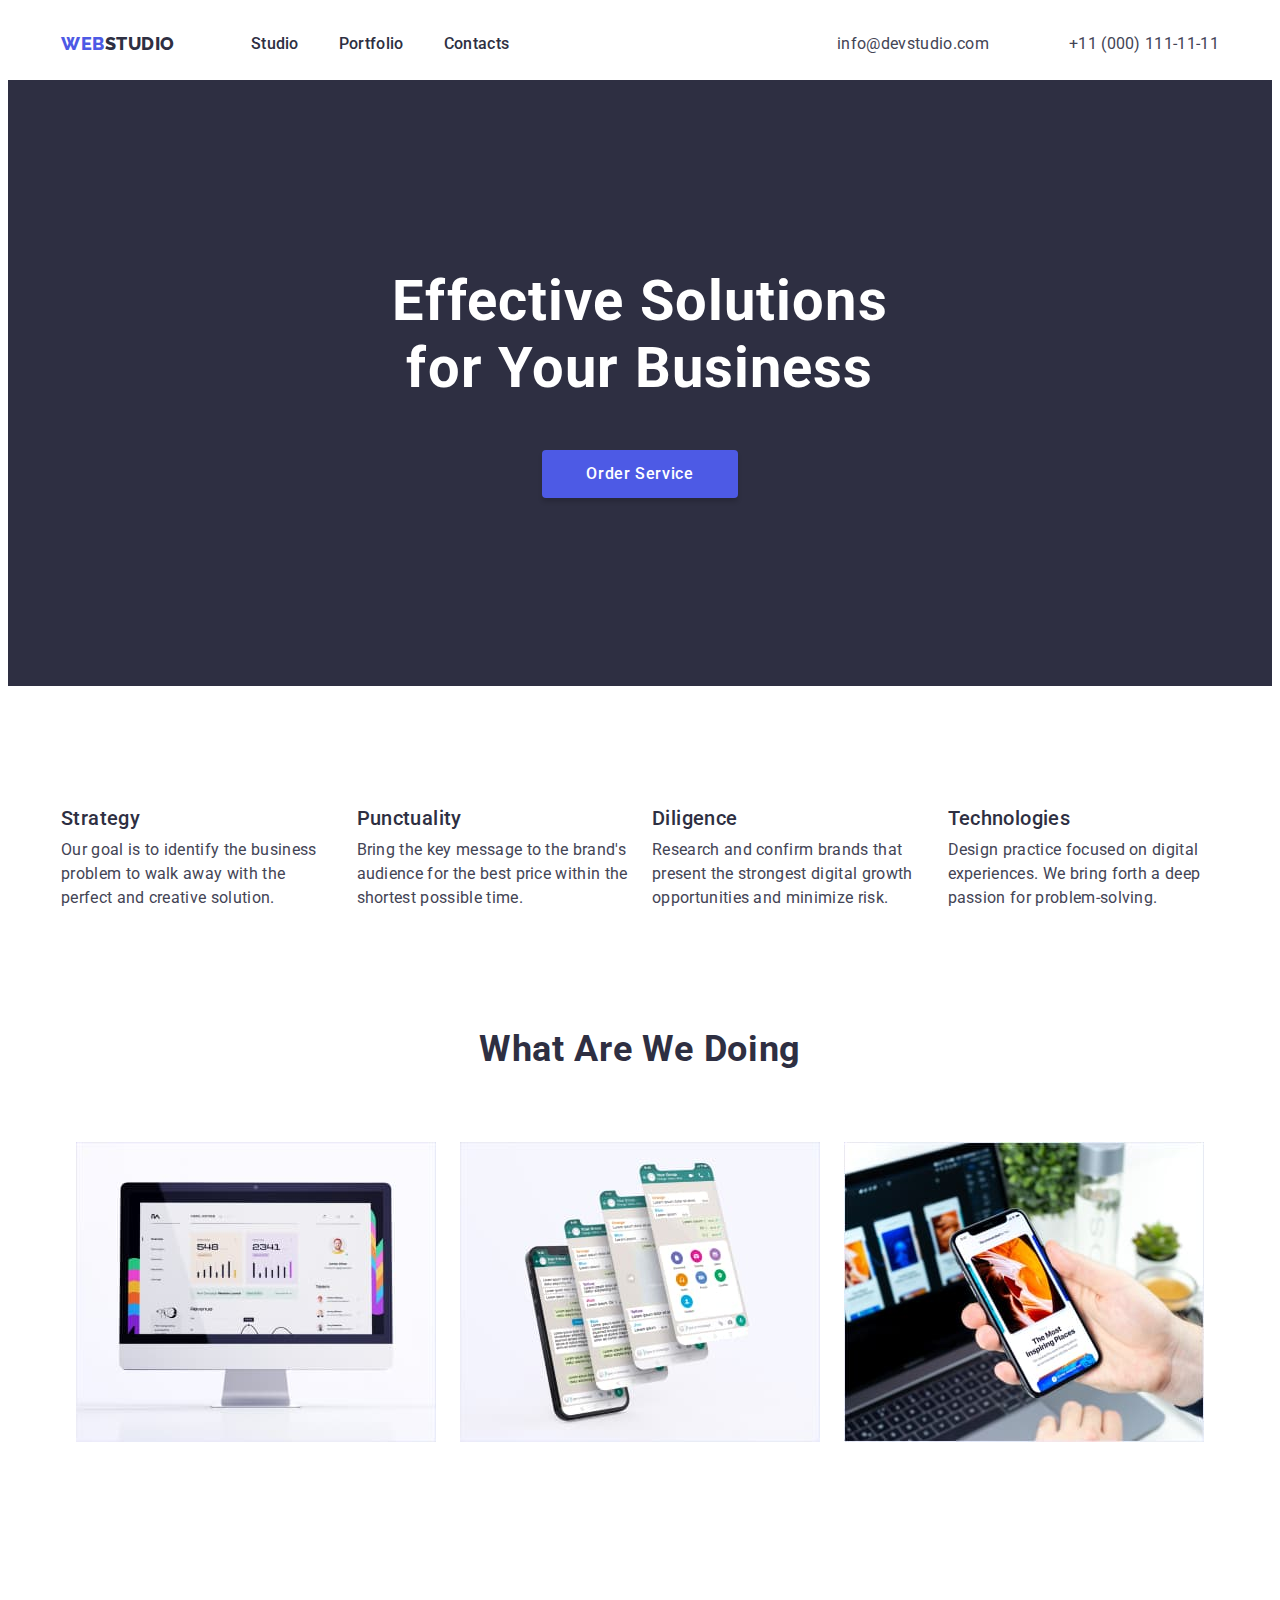
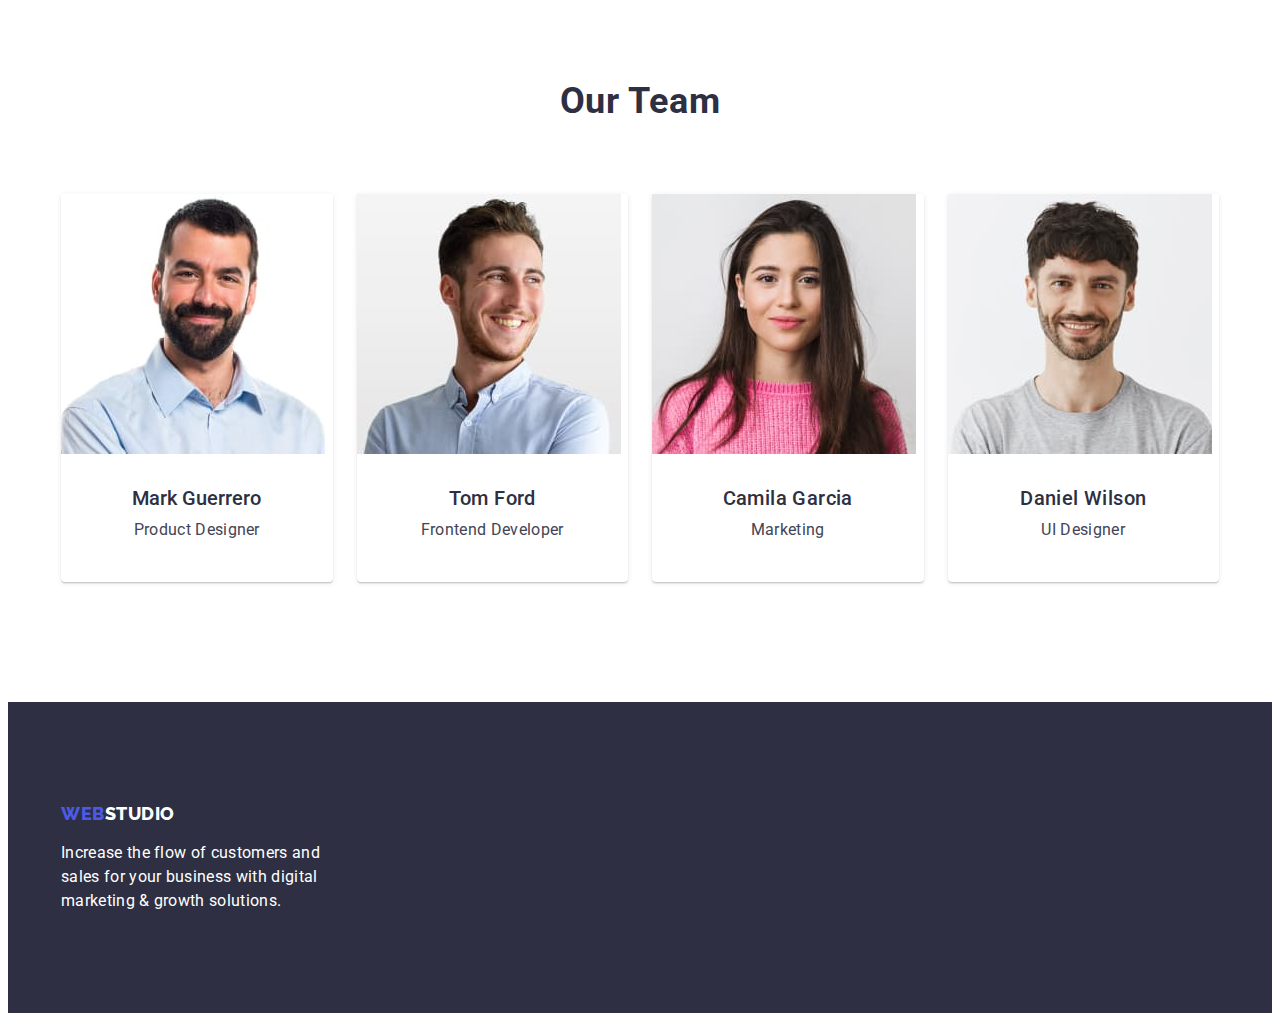
<file: index.html>
<!DOCTYPE html>
<html lang="en">
  <head>
    <meta charset="UTF-8" />
    <meta http-equiv="X-UA-Compatible" content="IE=edge" />
    <meta name="viewport" content="width=device-width, initial-scale=1.0" />
    <title>web-studia</title>

    <link
      rel="stylesheet"
      href="https://cdnjs.cloudflare.com/ajax/libs/modern-normalize/1.1.0/modern-normalize.min.css"
      integrity="sha512-wpPYUAdjBVSE4KJnH1VR1HeZfpl1ub8YT/NKx4PuQ5NmX2tKuGu6U/JRp5y+Y8XG2tV+wKQpNHVUX03MfMFn9Q=="
      crossorigin="anonymous"
      referrerpolicy="no-referrer"
    />
    <link rel="preconnect" href="https://fonts.googleapis.com" />
    <link rel="preconnect" href="https://fonts.gstatic.com" crossorigin />
    <link rel="preconnect" href="https://fonts.googleapis.com" />
    <link rel="preconnect" href="https://fonts.gstatic.com" crossorigin />
    <link
      href="https://fonts.googleapis.com/css2?family=Montserrat:wght@400;700&family=Open+Sans:ital@1&family=Raleway:wght@800&family=Roboto:wght@400;500;700&display=swap"
      rel="stylesheet"
    />
    <link rel="stylesheet" href="./css/styles.css" />
  </head>
  <body>
    <header class="header">
      <div class="container header-container">
        <nav class="header-navigation">
          <a href="./portfolio.html" class="logo link"
            >Web<span class="second-logo link">Studio</span>
          </a>
          <ul class="header-list list">
            <li class="header-item">
              <a href="./portfolio.html" class="header-link link">Studio</a>
            </li>
            <li class="header-item">
              <a href="./portfolio.html" class="header-link link">Portfolio</a>
            </li>
            <li class="header-item">
              <a href="./portfolio.html" class="header-link link">Contacts</a>
            </li>
          </ul>
        </nav>
        <address class="header-address">
          <ul class="header-list list">
            <li>
              <a href="mailto:info@devstudio.com" class="header-email link"
                >info@devstudio.com</a
              >
            </li>
            <li>
              <a href="tel:+110001111111" class="header-tel link"
                >+11 (000) 111-11-11</a
              >
            </li>
          </ul>
        </address>
      </div>
    </header>
    <main>
      <!-- Hero-section -->
      <section class="section hero">
        <div class="container">
          <h1 class="hero-efectiv-sol">
            Effective Solutions for Your Business
          </h1>
          <button type="button" class="hero-btn">Order Service</button>
        </div>
      </section>
      <!-- /Hero-section -->

      <!-- Section-about -->
      <section class="section about">
        <div class="container">
          <ul class="goal-list">
            <li class="about-item">
              <h3 class="about-title">Strategy</h3>
              <p class="about-text">
                Our goal is to identify the business problem to walk away with
                the perfect and creative solution.
              </p>
            </li>
            <li class="about-item">
              <h3 class="about-title">Punctuality</h3>
              <p class="about-text">
                Bring the key message to the brand's audience for the best price
                within the shortest possible time.
              </p>
            </li>
            <li class="about-item">
              <h3 class="about-title">Diligence</h3>
              <p class="about-text">
                Research and confirm brands that present the strongest digital
                growth opportunities and minimize risk.
              </p>
            </li>
            <li class="about-item">
              <h3 class="about-title">Technologies</h3>
              <p class="about-text">
                Design practice focused on digital experiences. We bring forth a
                deep passion for problem-solving.
              </p>
            </li>
          </ul>
        </div>
      </section>
      <!-- /Section-about -->

      <!-- Section-doing-->
      <section class="section section-doing">
        <div class="container">
          <h2 class="section-doing-doing">What are we doing</h2>
          <ul class="section-doing list">
            <li class="doing-iteam">
              <img
                src="./images/about-img-1.jpg.jpg"
                alt="site"
                width="360"
                height="300"
              />
            </li>
            <li class="doing-iteam">
              <img
                src="./images/about-img-3.jpg.jpg"
                alt="what are we doing"
                width="360"
                height="300"
              />
            </li>
            <li class="doing-iteam">
              <img
                src="./images/about-img-2.jpg.jpg"
                alt="what are we doing"
                width="360"
                height="300"
              />
            </li>
          </ul>
        </div>
      </section>
      <!-- /Section-doing -->

      <!-- Section-Our team -->
      <section class="section our-team">
        <div class="container">
          <h2 class="our-tam-team">Our Team</h2>
          <ul class="our-team-list list">
            <li class="our-team-background">
              <img
                src="./images/about-img-4.jpg.jpg"
                alt="our team"
                width="264"
              />
              <div class="our-team-sizes">
                <h3 class="our-team-name-first">Mark Guerrero</h3>
                <p class="our-team-job">Product Designer</p>
              </div>
            </li>
            <li class="our-team-background">
              <img
                src="./images/about-img-5.jpg.jpg"
                alt="our team"
                width="264"
              />
              <div class="our-team-sizes">
                <h3 class="our-team-name-sec">Tom Ford</h3>
                <p class="our-team-job">Frontend Developer</p>
              </div>
            </li>
            <li class="our-team-background">
              <img
                src="./images/about-img-6.jpg.jpg"
                alt="our team"
                width="264"
              />
              <div class="our-team-sizes">
                <h3 class="our-team-name-third">Camila Garcia</h3>
                <p class="our-team-job">Marketing</p>
              </div>
            </li>
            <li class="our-team-background">
              <img
                src="./images/about-img-7.jpg.jpg"
                alt="our team"
                width="264"
              />
              <div class="our-team-sizes">
                <h3 class="our-team-name-vier">Daniel Wilson</h3>
                <p class="our-team-job">UI Designer</p>
              </div>
            </li>
          </ul>
        </div>
      </section>
      <!-- /Section-Our team -->
    </main>
    <!-- Section-last -->
    <footer class="section-last">
      <div class="container">
        <a href="./portfolio.html" class="logo link"
          >Web<span class="second-logoSecc link">Studio</span>
        </a>
        <p class="section-last-last">
          Increase the flow of customers and sales for your business with
          digital marketing & growth solutions.
        </p>
      </div>
    </footer>
    <!-- /Section-last -->
  </body>
</html>
</file>
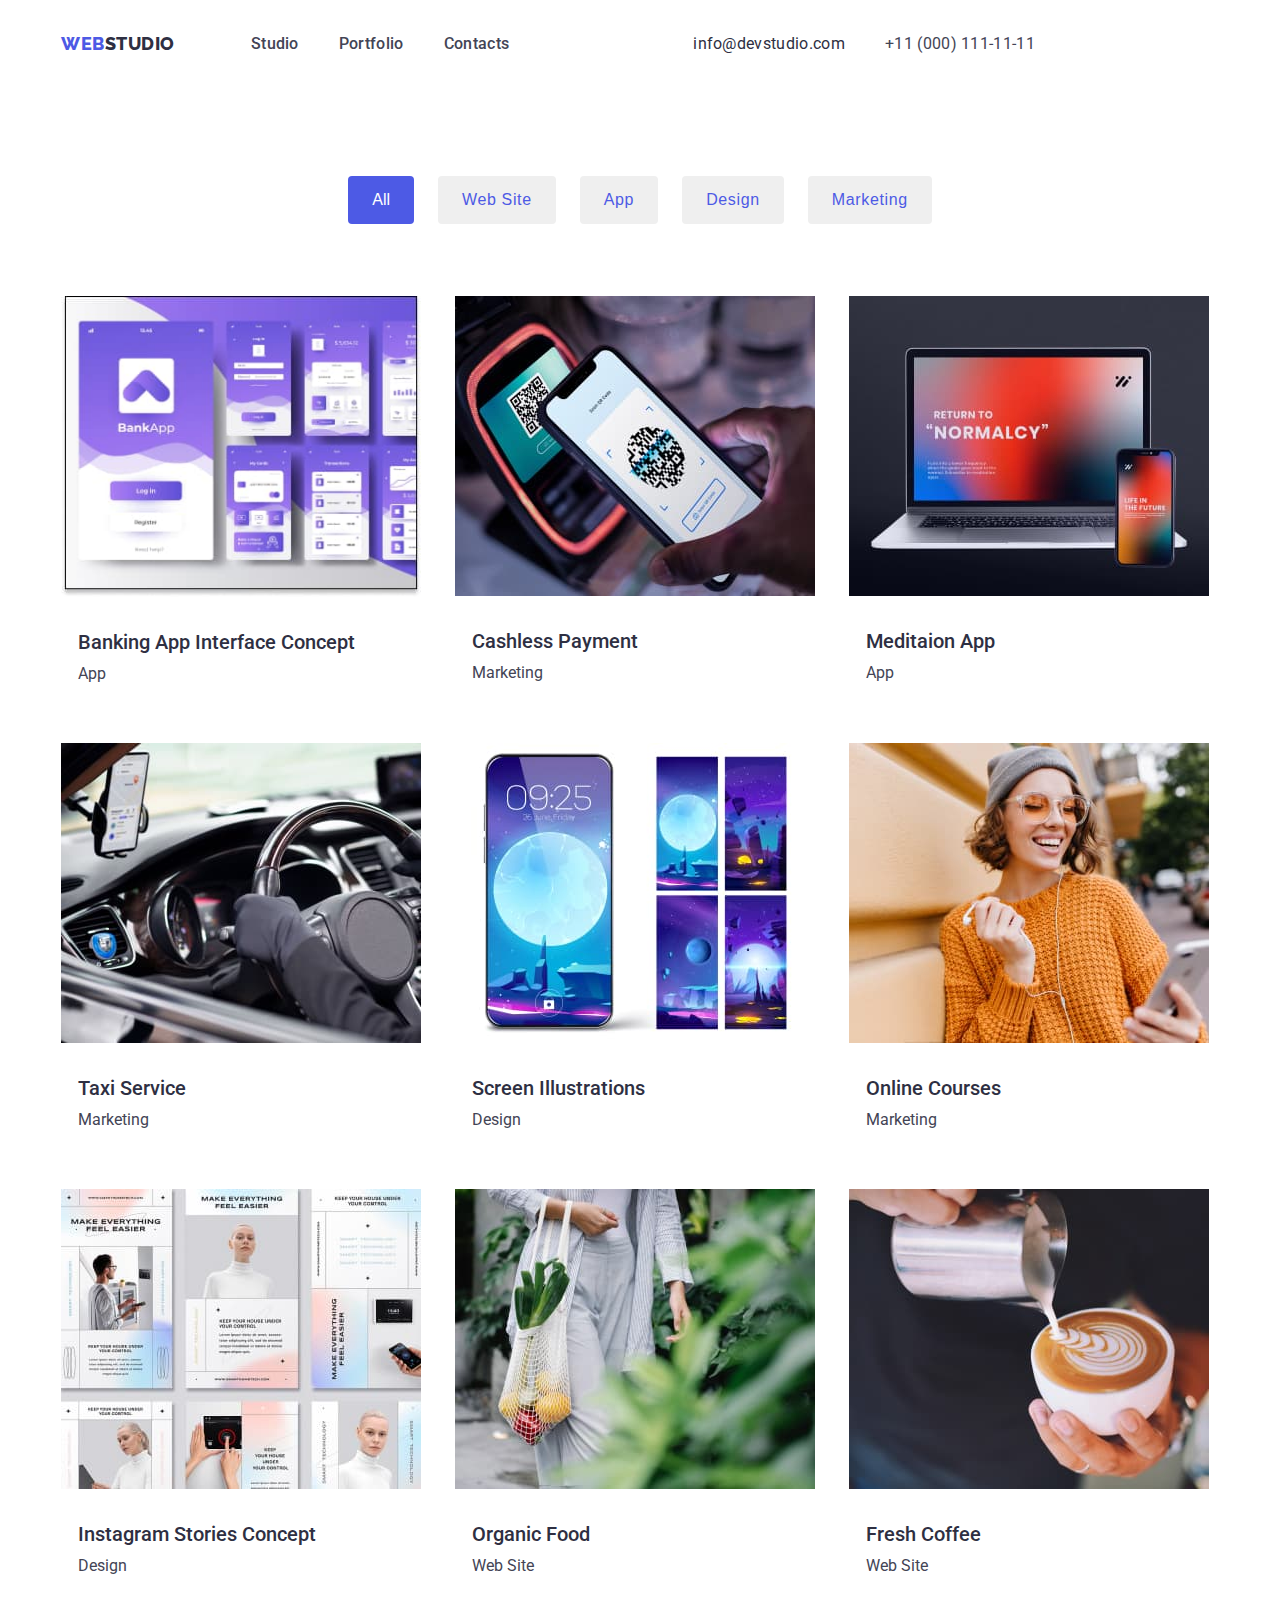
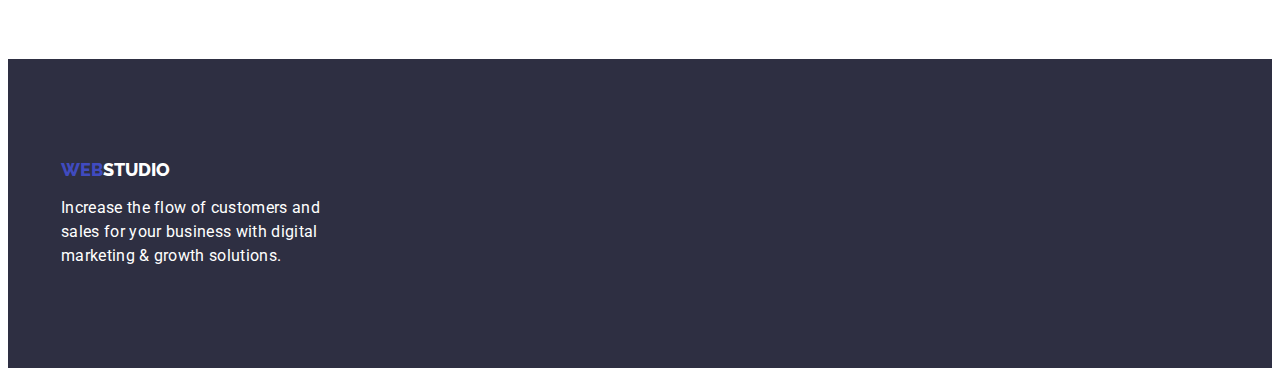
<file: portfolio.html>
<!DOCTYPE html>
<html lang="en">
  <head>
    <meta charset="UTF-8" />
    <meta http-equiv="X-UA-Compatible" content="IE=edge" />
    <meta name="viewport" content="width=device-width, initial-scale=1.0" />
    <title>portfolio</title>

    <link
      rel="stylesheet"
      href="https://cdnjs.cloudflare.com/ajax/libs/modern-normalize/1.1.0/modern-normalize.min.css"
      integrity="sha512-wpPYUAdjBVSE4KJnH1VR1HeZfpl1ub8YT/NKx4PuQ5NmX2tKuGu6U/JRp5y+Y8XG2tV+wKQpNHVUX03MfMFn9Q=="
      crossorigin="anonymous"
      referrerpolicy="no-referrer"
    />
    <link rel="preconnect" href="https://fonts.googleapis.com" />
    <link rel="preconnect" href="https://fonts.gstatic.com" crossorigin />
    <link rel="preconnect" href="https://fonts.googleapis.com" />
    <link rel="preconnect" href="https://fonts.gstatic.com" crossorigin />
    <link
      href="https://fonts.googleapis.com/css2?family=Montserrat:wght@400;700&family=Open+Sans:ital@1&family=Raleway:wght@800&family=Roboto:wght@400;500;700&display=swap"
      rel="stylesheet"
    />
    <link rel="stylesheet" href="./css/styles.css" />
  </head>
  <body>
    <header class="Header">
      <div class="container Header-container">
      <nav class="header-navigation-sec">
        <a href="./index.html" class="logovier link"
          >Web<span class="second-logovier link">Studio</span>
        </a>
        <ul class="header-list list2">
          <li class="header-item2">
            <a href="./index.html" class="header-link2 link">Studio</a>
          </li>
          <li class="header-item2">
            <a href="./index.html" class="header-link2 link">Portfolio</a>
          </li>
          <li class="header-item2">
            <a href="./index.html" class="header-link2 link">Contacts</a>
          </li>
        </ul>
      </nav>
      <address class="Header-address">
        <ul class="header-list list2">
          <li>
            <a href="mailto:info@devstudio.com" class="header-emaill link"
              >info@devstudio.com</a
            >
          </li>
          <li>
            <a href="tel:+110001111111" class="header-tell link"
              >+11 (000) 111-11-11</a
            >
          </li>
        </ul>
      </div>
      </address>
    </header>
    <main>
      <!-- Portfolio -->
      <section class="portfolio-menu-Nav-2">
        <div class="container portfolio-conatiner">
          <h1 class="visually-hidden">portfolio</h1>
        <ul class="portfolio-navigation list2">
          <li class="portfolio-menu-li list">
            <button type="button" class="portfolio-menu-list">All</button>
          </li>
          <li class="portfolio-menu-li">
            <button type="button" class="portfolio-menu-list2">Web Site</button>
          </li>
          <li class="portfolio-menu-li">
            <button type="button" class="portfolio-menu-list2">App</button>
          </li>
          <li>
            <button type="button" class="portfolio-menu-list2">Design</button>
          </li>
          <li class="portfolio-menu-li">
            <button type="button" class="portfolio-menu-list2">
              Marketing
            </button>
          </li>
        </ul>
        <ul class="portfolio-list">
          <li class="portfolio-list-iteam">
            <img src="./images/about-img-8.jpg.jpg"
             width="360" 
             alt="site" /> 
            <div class="works-title">
            <h3 class="Project-title">Banking App Interface Concept</h3>
            <p class="Project-text">App</p>
          </div>
          </li>
          <li class="portfolio-list-iteam">
            <img src="./images/about-img-9.jpg.jpg"  
            width="360"
            alt="site" 
            />
            <div class="works-title">
            <h3 class="Project-title">Cashless Payment</h3>
            <p class="Project-text">Marketing</p>
          </div>
          </li>
          <li class="portfolio-list-iteam">
            <img src="./images/about-img-10.jpg.jpg"
             width="360"
              alt="site" 
              />
            <div class="works-title">
            <h3 class="Project-title">Meditaion App</h3>
            <p class="Project-text">App</p>
          </div>
          </li>
          <li class="portfolio-list-iteam">
            <img src="./images/about-img-11.jpg.jpg" 
             width="360"
              alt="site" 
              />
            <div class="works-title">
            <h3 class="Project-title">Taxi Service</h3>
            <p class="Project-text">Marketing</p>
          </div>
          </li>
          <li class="portfolio-list-iteam">
            <img src="./images/about-img-12.jpg.jpg" 
            width="360"
             alt="site" 
             />
            <div class="works-title">
            <h3 class="Project-title">Screen Illustrations</h3>
            <p class="Project-text">Design</p>
          </div>
          </li>
          <li class="portfolio-list-iteam">
            <img src="./images/about-img-13.jpg.jpg"
             width="360"
              alt="site" 
              />
            <div class="works-title">
            <h3 class="Project-title">Online Courses</h3>
            <p class="Project-text">Marketing</p>
          </div>
          </li>
          <li class="portfolio-list-iteam">
            <img src="./images/about-img-14.jpg.jpg"
             width="360" 
             alt="site" 
             />
            <div class="works-title">
            <h3 class="Project-title">Instagram Stories Concept</h3>
            <p class="Project-text">Design</p>
          </div>
          </li>
          <li class="portfolio-list-iteam">
            <img src="./images/about-img-15.jpg.jpg" 
             width="360"
              alt="site" 
              />
            <div class="works-title">
            <h3 class="Project-title">Organic Food</h3>
            <p class="Project-text">Web Site</p>
          </div>
          </li>
          <li class="portfolio-list-iteam">
            <img src="./images/about-img-16.jpg.jpg" 
             width="360" 
             alt="site" />
            <div class="works-title">
            <h3 class="Project-title">Fresh Coffee</h3>
            <p class="Project-text">Web Site</p>
          </div>
          </li>
        </ul>
      </div>
      </section>
      <!--/ Portfolio -->
      <!-- <Logo and Text -->
      <footer class="Logo">
        <div class="container">
        <a href="./index.html" class="Logo-link"
          >Web<span class="second-Logo link">Studio</span>
        </a>
        <p class="Text">
          Increase the flow of customers and sales for your business with
          digital marketing & growth solutions.
        </div>
        </p>
        <!-- /Logo and Text -->
      </footer>
    </main>
  </body>
</html>
</file>
<file: css/styles.css>
/* @font-face {
  font-family: "Open Sans";
  src: url(../fonts/OpenSans-Regular.ttf);
}
@font-face {
  font-family: "Open Sans Bold";
  src: url(../fonts/OpenSans-Bold.ttf); */
.element.style {
  font-style: normal;
}
body {
  font-family: "Roboto", "Helvetica Neue", "Verdana", "Tahoma", sans-serif;
}
:root {
  --main-title-color: #ffffff;
  --main-title-color2: #434455;
  --main-title-color3: #4d5ae5;
  --main-title-color4: #2e2f42;
  --main-title-color5: #404bbf;
}
img {
  max-width: 100%;
  display: block;
  height: auto;
}
.section {
  padding: 120px 0;
}
h1,
h2,
h3,
h4,
h5,
h6,
p,
ul {
  padding: 0;
  margin: 0;
}

.container {
  max-width: 1158px;
  margin-left: auto;
  padding-left: 15px;
  padding-right: 15px;
  margin-right: auto;
}
.list {
  list-style: none;
}
.link {
  text-decoration: none;
}
/* Header */
.header-address {
  font-style: normal;
}
.header {
  padding: 24px 0;
}
.header-container {
  display: flex;
  align-items: center;
  justify-content: space-between;
}
.header-navigation {
  display: flex;
  align-items: center;
}
.link {
  text-decoration: none;
}
.logo {
  font-family: "Raleway";
  font-weight: 800;
  font-size: 18px;
  line-height: 1.3;
  letter-spacing: 0.03em;
  text-transform: uppercase;

  color: var(--main-title-color3);
}
.second-logo {
  margin-right: 76px;
  color: var(--main-title-color4);
}

.header-list {
  gap: 40px;
  display: flex;
}
.header-item {
}
.header-link {
  font-weight: 500;
  font-size: 16px;
  line-height: 1.5;
  letter-spacing: 0.02em;
  color: var(--main-title-color4);
}
.header-link:hover,
.header-link:focus {
  color: var(--main-title-color3);
}

.header-email {
  margin-right: 40px;
  font-size: 16px;
  line-height: 1.5;

  letter-spacing: 0.02em;
  color: var(--main-title-color2);
}
.header-tel {
  font-size: 16px;
  line-height: 1.5;
  letter-spacing: 0.02em;
  color: var(--main-title-color2);
}
.header-email:hover,
.header-tel:hover,
.header-email:focus,
.header-tel:focus {
  color: var(--main-title-color3);
}
/* Header */
/* hero*/
.hero {
  padding-top: 188px;
  padding-bottom: 188px;
  background-color: var(--main-title-color4);
}
.hero-efectiv-sol {
  margin: 0 auto;
  max-width: 496px;
  margin-bottom: 48px;
  text-align: left;
  font-size: 56px;
  line-height: 1.2;
  text-align: center;
  letter-spacing: 0.02em;
  color: var(--main-title-color);
}
.hero-btn {
  margin-left: auto;
  margin-right: auto;
  min-width: 196px;
  border: transparent;
  border-radius: 4px;
  padding: 12px 20px;
  margin: 0 auto;
  display: block;
  border-radius: 4px;
  cursor: pointer;
  font-family: "Roboto";
  font-weight: 500;
  font-size: 16px;
  line-height: 1.5;
  align-items: center;
  letter-spacing: 0.04em;
  color: var(--main-title-color);
  background: var(--main-title-color3);
  box-shadow: 0px 4px 4px rgba(0, 0, 0, 0.15);
  border-radius: 4px;
}
.hero-btn:focus,
.hero-btn:hover {
  color: var(--main-title-color5);
}
/* section about */
.about {
  flex-wrap: wrap;
  display: flex;
  gap: 24px;

  list-style: none;
}
.about-hidden {
}
.goal-list {
  display: flex;
  list-style: none;
  gap: 24px;
}
.about-item {
  flex-basis: calc((100% - 72px) / 4);
}
.about-title {
  font-weight: 500;
  font-size: 20px;
  line-height: 1.2;
  letter-spacing: 0.02em;
  color: var(--main-title-color4);
}
.about-text {
  margin-top: 8px;
  font-size: 16px;
  line-height: 1.5;
  letter-spacing: 0.02em;
  color: var(--main-title-color2);
}
/*section about*/
/* section doing */
.section-doing {
  padding-top: 0;
  flex-wrap: wrap;
  display: flex;
  gap: 24px;
}
.doing-iteam {
  flex-basis: calc((100% - 48px) / 3);
}
.section-doing-doing {
  margin-bottom: 72px;
  text-align: center;
  font-size: 36px;
  line-height: 1.1;
  letter-spacing: 0.02em;
  color: var(--main-title-color4);
  text-transform: capitalize;
}

/* section doing */

/* section Our team */
.our-team {
}
.our-team-sizes {
  padding-top: 32px;
  padding-bottom: 32px;
}
.our-team-list {
  margin: 0 auto;
  text-align: center;
  display: flex;
  gap: 24px;
}
.our-team-background {
  flex-basis: calc((100% - 72px) / 4);
  text-align: center;
  background-color: var(--main-title-color);
  background: var(--main-title-color);
  box-shadow: 0px 1px 6px rgba(46, 47, 66, 0.08),
    0px 1px 1px rgba(46, 47, 66, 0.16), 0px 2px 1px rgba(46, 47, 66, 0.08);
  border-radius: 0px 0px 4px 4px;
}
.our-tam-team {
  padding-bottom: 72px;
  margin: 0 auto;
  text-align: center;
  font-size: 36px;
  line-height: 1.1;
  letter-spacing: 0.02em;
  text-transform: capitalize;

  color: var(--main-title-color4);
}
.our-team-name-sec {
  margin-bottom: 8px;
  font-weight: 500;
  font-size: 20px;
  line-height: 1.2;
  letter-spacing: 0.02em;
  color: var(--main-title-color4);
}
.our-team-name-third {
  margin-bottom: 8px;
  font-weight: 500;
  font-size: 20px;
  line-height: 1.2;
  letter-spacing: 0.02em;
  color: var(--main-title-color4);
}
.our-team-name-vier {
  margin-bottom: 8px;
  font-weight: 500;
  font-size: 20px;
  line-height: 1.2;
  letter-spacing: 0.02em;
  color: var(--main-title-color4);
}

.our-team-name-first {
  margin-bottom: 8px;
  margin-bottom: 8px;
  font-weight: 500;
  font-size: 20px;
  line-height: 1.2;
  color: var(--main-title-color4);
}
.our-team-job {
  margin-bottom: 8px;
  font-size: 16px;
  line-height: 1.5;
  letter-spacing: 0.02em;

  color: var(--main-title-color2);
}
/* sectoin Our team */

/* section last */
.section-last {
  padding-top: 100px;
  padding-bottom: 100px;

  background-color: var(--main-title-color4);
}

.section-last-last {
  margin-top: 16px;
  max-width: 264px;
  font-size: 16px;
  line-height: 1.5;
  letter-spacing: 0.02em;
  color: var(--main-title-color);
}
.logoSec {
  margin-bottom: 16px;
  font-weight: 800;
  font-size: 18px;
  line-height: 1.17;
  letter-spacing: 0.03em;
  text-transform: uppercase;
  color: var(--main-title-color3);
}

.link {
  text-decoration: none;
}
.second-logoSecc {
  margin-bottom: 16px;

  color: var(--main-title-color);
}
/* section last */

/* 2 етап */
.element.style {
  font-style: normal;
}

.link2 {
  text-decoration: none;
}
.list2 {
  list-style: none;
}

/* Header */
.Header-address {
  font-style: normal;
  margin: 0 auto;
}
.logovier {
  font-family: "Raleway";
  font-weight: 800;
  font-size: 18px;
  line-height: 1.3;
  letter-spacing: 0.03em;
  text-transform: uppercase;
  list-style: none;
  text-decoration: none;
  font-style: normal;

  color: var(--main-title-color3);
}
.Header {
  padding: 24px 0;
}

.second-logovier {
  margin-right: 76px;
  color: var(--main-title-color4);
}
.Header-container {
  display: flex;
  align-items: center;
}
.header-navigation-sec {
  display: flex;
  align-items: center;
}

.header-list {
  gap: 40px;
  display: flex;
}

.header-link2 {
  font-weight: 500;
  font-size: 16px;
  line-height: 1.5;
  letter-spacing: 0.02em;
  color: var(--main-title-color2);
}
.header-link2:hover,
.header-link2:focus {
  color: var(--main-title-color3);
}

.header-emaill {
  margin-bottom: 40px;
  font-size: 16px;
  line-height: 1.5;
  color: var(--main-title-color4);
  letter-spacing: 0.02em;
}
.header-emaill:hover,
.header-tell:hover,
.header-emaill:focus,
.header-tell:focus {
  color: var(--main-title-color5);
}
.header-tell {
  font-size: 16px;
  line-height: 1.5;

  letter-spacing: 0.02em;

  color: var(--main-title-color2);
}
.header-emaill:hover,
.header-emaill:focus,
.header-tell:hover,
.header-tell:focus {
  color: var(--main-title-color3);
}

/* <!-- Portfolio --> */
.portfolio-menu-Nav-2 {
}
.portfolio-navigation {
  display: flex;
  gap: 24px;
  justify-content: center;
  padding-top: 96px;
  padding-bottom: 72px;
}
.visually-hidden {
  position: absolute;
  top: -150%;
  z-index: -100;
  width: 0;
  height: 0;
  opacity: 0;
  visibility: hidden;
  user-select: none;
  pointer-events: none;
  cursor: none;
  margin: 0;
  padding: 0;
  overflow: hidden;
  border: none;
  outline: none;
  white-space: nowrap;
}
.portfolio-menu-list {
  cursor: pointer;
  margin-left: auto;
  margin-right: auto;
  border: transparent;
  border-radius: 4px;
  padding-left: 24px;
  padding-right: 24px;
  padding-top: 12px;
  padding-bottom: 12px;
  font-style: normal;
  font-weight: 500;
  font-size: 16px;
  line-height: 1.5;
  background-color: var(--main-title-color3);
  color: var(--main-title-color);
}
.portfolio-menu-list2 {
  padding-left: 24px;
  padding-right: 24px;
  padding-top: 12px;
  padding-bottom: 12px;
  margin-left: auto;
  margin-right: auto;
  border: transparent;
  border-radius: 4px;
  font-style: normal;
  font-weight: 500;
  font-size: 16px;
  line-height: 1.5;
  color: var(--main-title-color3);
  cursor: pointer;
  letter-spacing: 0.04em;
}

.Project-list-2 {
}
.portfolio-list-iteam {
  flex-basis: calc((100% - 48px) / 3);
}

.works-title {
  padding: 32px 16px;
  box-sizing: border-box;
  border: 1px solid var(--main-title-color);
}
.Project-container {
}
.Project {
}
.portfolio-list {
  flex-wrap: wrap;
  gap: 24px;
  display: flex;
  list-style: none;
  box-sizing: border-box;
  max-width: 100%;
  height: auto;
  padding: 0;
  margin-bottom: 48px;
}
.Project-title {
  margin-bottom: 8px;
  font-weight: 500;
  font-size: 20px;
  line-height: 1.2;
  color: var(--main-title-color4);
}
.Project-text {
  font-weight: 400;
  font-size: 16px;
  line-height: 1.5;
  color: var(--main-title-color2);
}
/* / Portfolio */
/* Logo and Text */

.Logo {
  padding-top: 100px;
  padding-bottom: 100px;
  background-color: var(--main-title-color4);
}
.Logo-link {
  margin-bottom: 16px;
  font-family: "Raleway";
  font-style: normal;
  text-transform: uppercase;
  list-style: none;
  text-decoration: none;
  font-weight: 800;
  font-size: 18px;
  line-height: 1.17;
  color: var(--main-title-color5);
}
.second-Logo {
  margin-bottom: 16px;
  color: var(--main-title-color);
}
.link {
}
.Text {
  margin-top: 16px;
  width: 264px;
  font-size: 16px;
  line-height: 1.5;
  letter-spacing: 0.02em;
  color: var(--main-title-color);
}

/* /Logo and Text */
</file>
